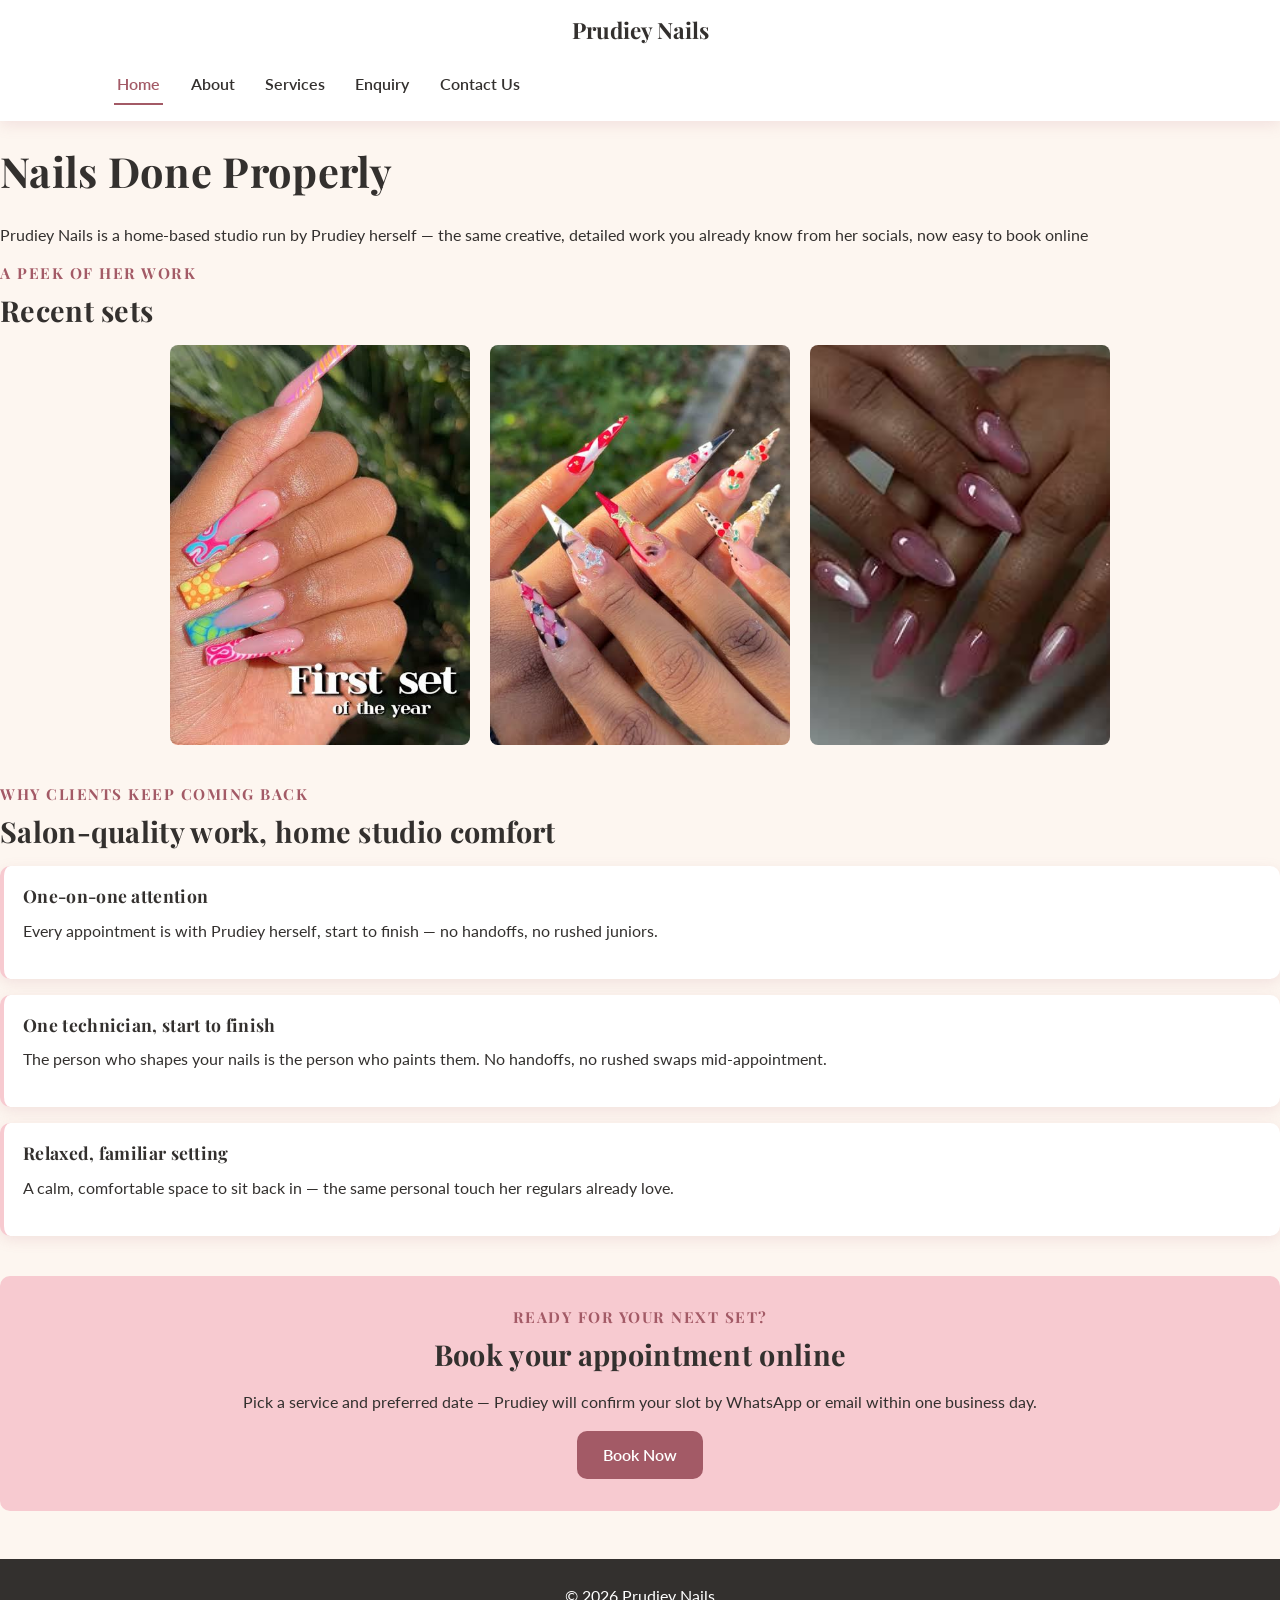
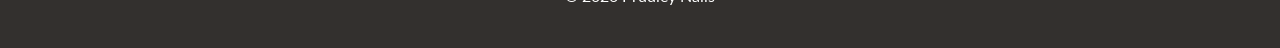
<file: index.html>
<!DOCTYPE html>
<html lang="en">
<head>
    <meta charset="UTF-8">
    <meta name="viewport" content="width=device-width, initial-scale=1.0">
    <title>Prudiey Nails | Home-Based Nail Studio in Bloemfontein</title>
    <meta name="description" content="Prudiey Nails is a home-based nail studio in Bloemfontein offering gel, acrylic and hand-painted nail art. Browse recent sets and book online.">
    <meta name="keywords" content="nail salon Bloemfontein, home nail studio, gel nails, acrylic nails, nail art, manicure, pedicure, Fichardt Park, Universitas, Prudiey Nails">
    <link rel="stylesheet" href="./css/style.css">
    <script type="application/ld+json">
    {
      "@context": "https://schema.org",
      "@type": "NailSalon",
      "name": "Prudiey Nails",
      "description": "Home-based nail studio in Bloemfontein offering gel, acrylic and hand-painted nail art.",
      "url": "https://sinovuyo-magongo.github.io/my-website/",
      "telephone": "+27715550182",
      "email": "hello@prudieynails.co.za",
      "address": {
        "@type": "PostalAddress",
        "addressLocality": "Bloemfontein",
        "addressRegion": "Free State",
        "addressCountry": "ZA"
      },
      "areaServed": ["Fichardt Park, Bloemfontein", "Universitas, Bloemfontein"],
      "openingHoursSpecification": [
        {
          "@type": "OpeningHoursSpecification",
          "dayOfWeek": ["Tuesday", "Wednesday", "Thursday", "Friday"],
          "opens": "09:00",
          "closes": "18:00"
        },
        {
          "@type": "OpeningHoursSpecification",
          "dayOfWeek": "Saturday",
          "opens": "08:00",
          "closes": "16:00"
        }
      ]
    }
    </script>
</head>
<body>
    <header>
        <p class="site-title">Prudiey Nails</p>
        <nav>
            <button id="menu-btn" aria-label="Toggle navigation menu" aria-expanded="false" aria-controls="nav-links">Menu</button>
            <div class="nav-links" id="nav-links">
            <a href="./index.html">Home</a>
            <a href="pages/about.html">About</a>
            <a href="pages/services.html">Services</a>
            <a href="pages/enquiry.html">Enquiry</a>
            <a href="pages/contact.html">Contact Us</a>
        </div>
        </nav>
    </header>

    <main>
        <section>
            <!--Welcome message-->
            <h1 class="hero-title">Nails Done Properly</h1>
            <p>Prudiey Nails is a home-based studio run by Prudiey herself — the same creative, 
                detailed work you already know from her socials, now easy to book online</p>

                 <!-- Recent Sets Header -->
            <div class="recent-sets-section">
                <h3>A peek of her work</h3>
                <h2>Recent sets</h2>
            <div class="image-gallery">
    <img loading="lazy" width="300" height="400" src="./images/pink-patterned-long-acrylic-nails.jpg" alt="Pink patterned long acrylic nails by Prudiey Nails in Bloemfontein">
    <img loading="lazy" width="300" height="400" src="./images/long-stiletto-nails-star-pattern.jpg" alt="Extremely long stiletto nails with star patterns, Prudiey Nails Bloemfontein">
    <img loading="lazy" width="300" height="400" src="./images/maroon-short-square-nails.jpg" alt="Dark maroon short square nails by Prudiey Nails">
</div>
            <!-- Value Propositions Section -->
            <div class="features-section">
                <h3>Why clients keep coming back</h3>
                <h2>Salon-quality work, home studio comfort</h2>

                <div class="feature-item">
                    <h4>One-on-one attention</h4>
                    <p>Every appointment is with Prudiey herself, start to finish &mdash; no handoffs, 
                        no rushed juniors.</p>
                </div>

                <div class="feature-item">
                    <h4>One technician, start to finish</h4>
                    <p>The person who shapes your nails is the person who paints them. No handoffs, 
                        no rushed swaps mid-appointment.</p>
                </div>

                <div class="feature-item">
                    <h4>Relaxed, familiar setting</h4>
                    <p>A calm, comfortable space to sit back in &mdash; the same personal touch her regulars already love.</p>
                </div>

                <!-- Booking CTA Block -->
            <div class="booking-cta-section">
                <h3>Ready for your next set?</h3>
                <h2>Book your appointment online</h2>
                <p>Pick a service and preferred date &mdash; Prudiey will confirm your slot by WhatsApp or email within one 
                    business day.</p>
                <a href="./pages/enquiry.html" class="cta-btn">Book Now</a>
            </div>

            </div>
            </div>
        </section>
    </main>

    <footer>
        <p>&copy; 2026 Prudiey Nails</p>
    </footer>
    <script src="./js/script.js"></script>
</body>
</html>
</file>
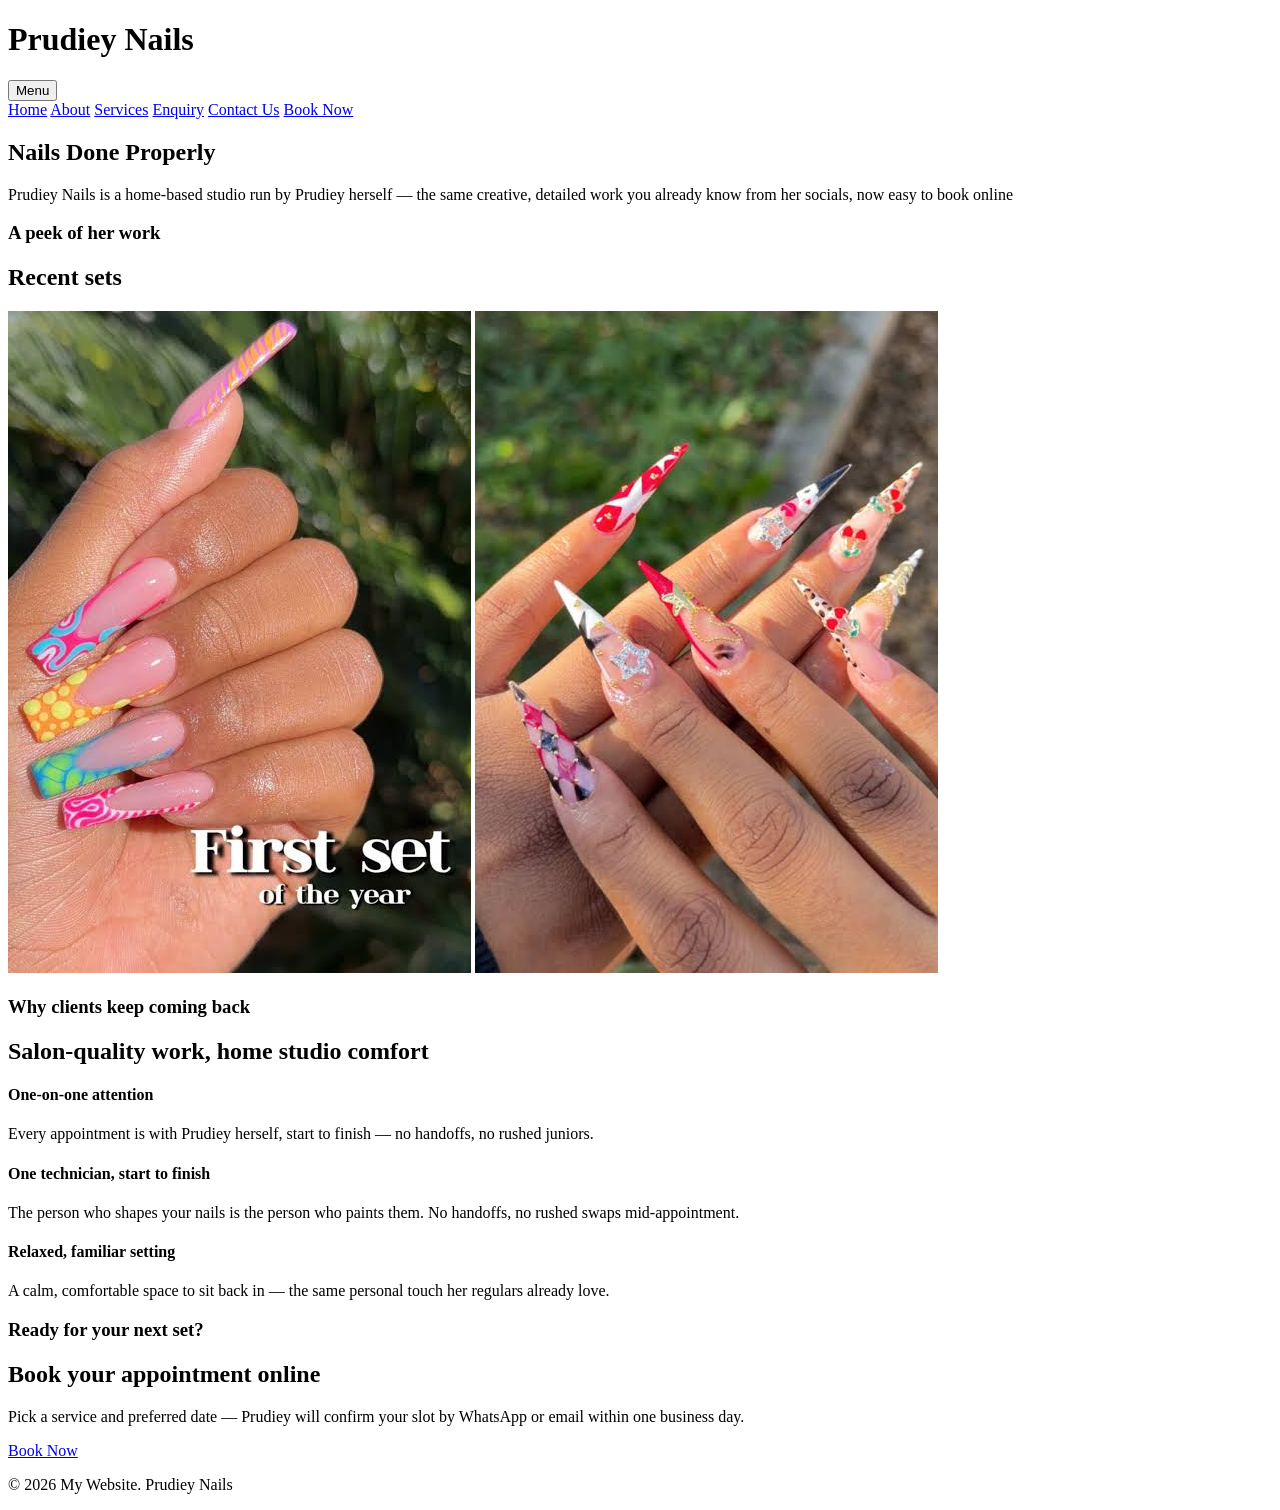
<file: pages/index.html>
<!DOCTYPE html>
<html lang="en">
<head>
    <meta charset="UTF-8">
    <meta name="viewport" content="width=device-width, initial-scale=1.0">
    <title> prudiey nails</title>
</head>
<body>
    <header>
        <h1>Prudiey Nails</h1>
        <nav>
            <button id="menu-btn">Menu</button>
            <div class="nav-links" id="nav-links">
            <a href="./index.html">Home</a>
            <a href="./about.html">About</a>
            <a href="#services">Services</a>
            <a href="#enquiry">Enquiry</a>
            <a href="#contact us">Contact Us</a>
            <a href="#book now">Book Now</a>
        </div>
        </nav>
    </header>

    <main>
        <section>
            <!--Welcome message-->
            <h1 class="hero-title">Nails Done Properly</h1>
            <p>Prudiey Nails is a home-based studio run by Prudiey herself — the same creative, 
                detailed work you already know from her socials, now easy to book online</p>

                 <!-- Recent Sets Header -->
            <div class="recent-sets-section">
                <h3>A peek of her work</h3>
                <h2>Recent sets</h2>
            <div class="image-gallery">
                <img src="/images/images (2).jpg" alt="Web developer working on code">
                <img src="/images/images.jpg " alt="Web developer working on code">
            </div>
            <!-- Value Propositions Section -->
            <div class="features-section">
                <h3>Why clients keep coming back</h3>
                <h2>Salon-quality work, home studio comfort</h2>

                <div class="feature-item">
                    <h4>One-on-one attention</h4>
                    <p>Every appointment is with Prudiey herself, start to finish &mdash; no handoffs, 
                        no rushed juniors.</p>
                </div>

                <div class="feature-item">
                    <h4>One technician, start to finish</h4>
                    <p>The person who shapes your nails is the person who paints them. No handoffs, 
                        no rushed swaps mid-appointment.</p>
                </div>

                <div class="feature-item">
                    <h4>Relaxed, familiar setting</h4>
                    <p>A calm, comfortable space to sit back in &mdash; the same personal touch her regulars already love.</p>
                </div>

                <!-- Booking CTA Block -->
            <div class="booking-cta-section">
                <h3>Ready for your next set?</h3>
                <h2>Book your appointment online</h2>
                <p>Pick a service and preferred date &mdash; Prudiey will confirm your slot by WhatsApp or email within one 
                    business day.</p>
                <a href="#enquiry" class="cta-btn">Book Now</a>
            </div>

            </div>
        </section>
    </main>

    <footer>
        <p>&copy; 2026 My Website. Prudiey Nails</p>
    </footer>
</body>
</html>
</file>
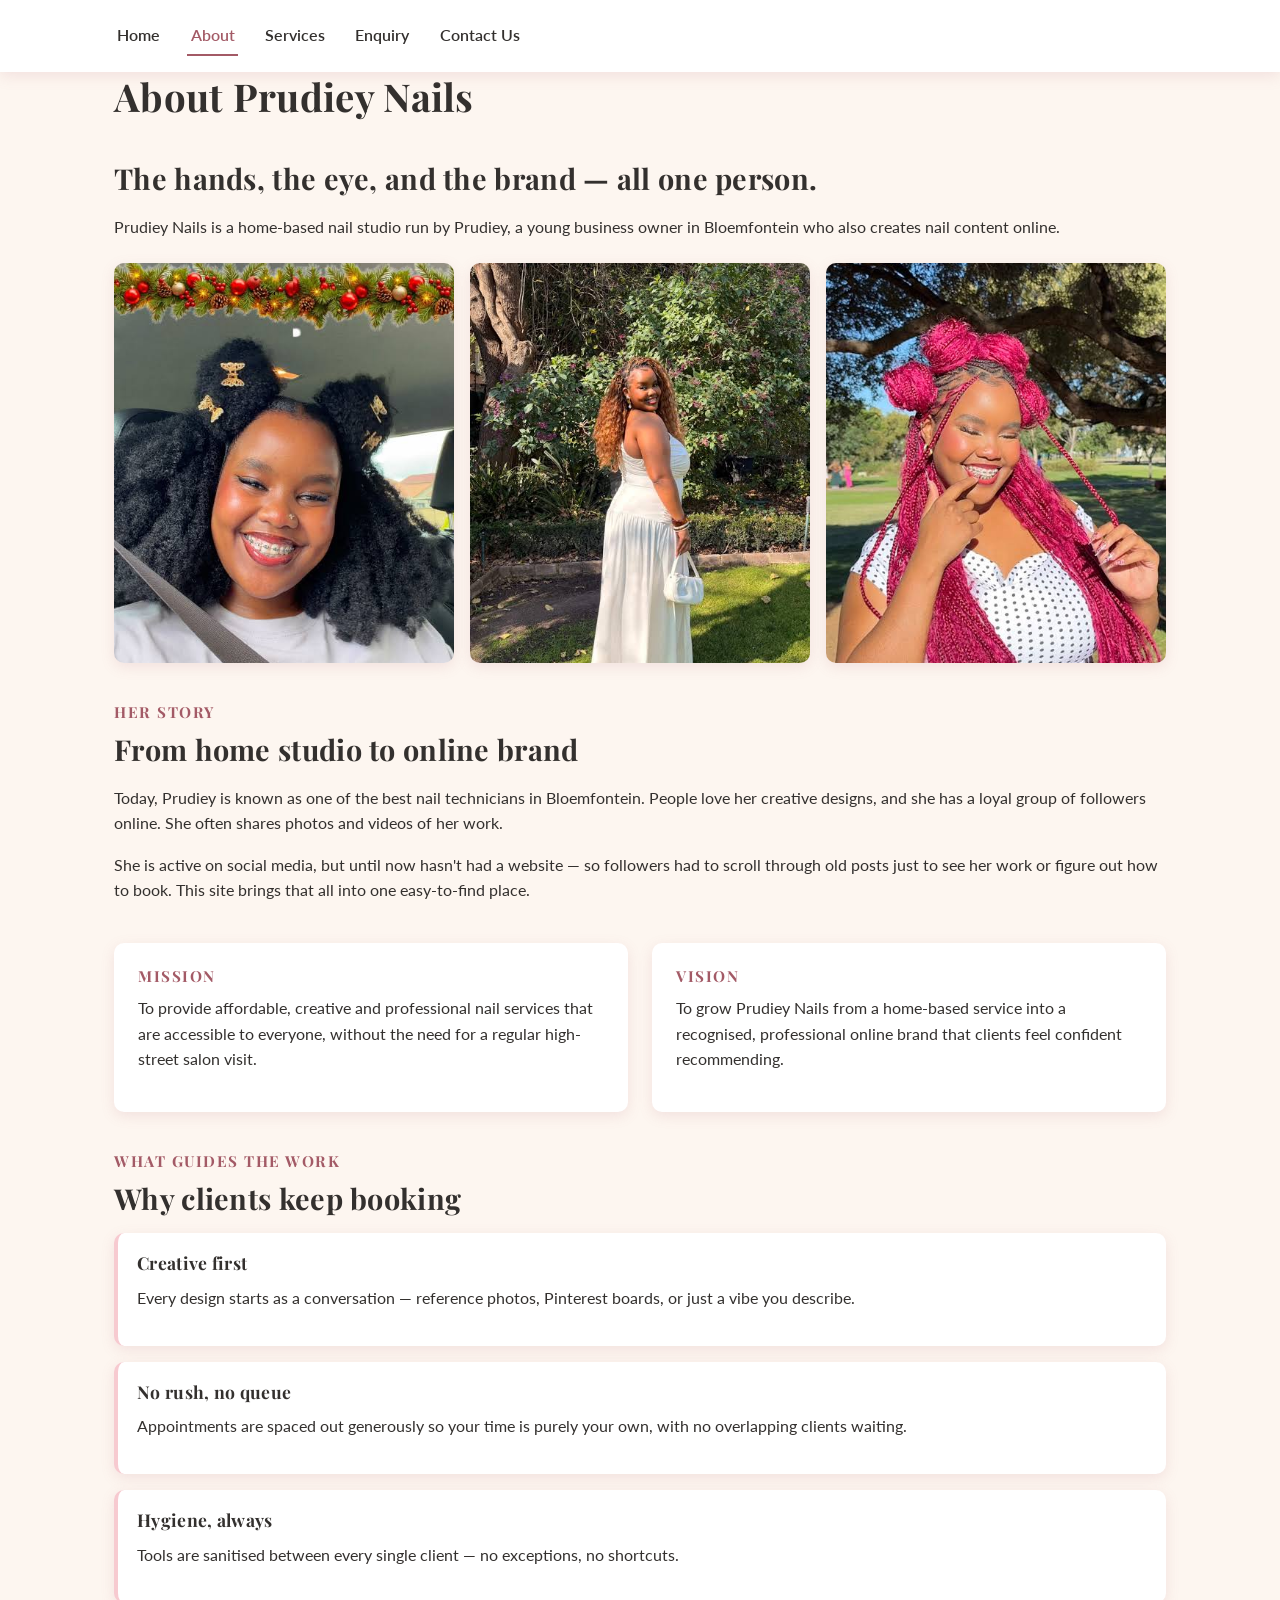
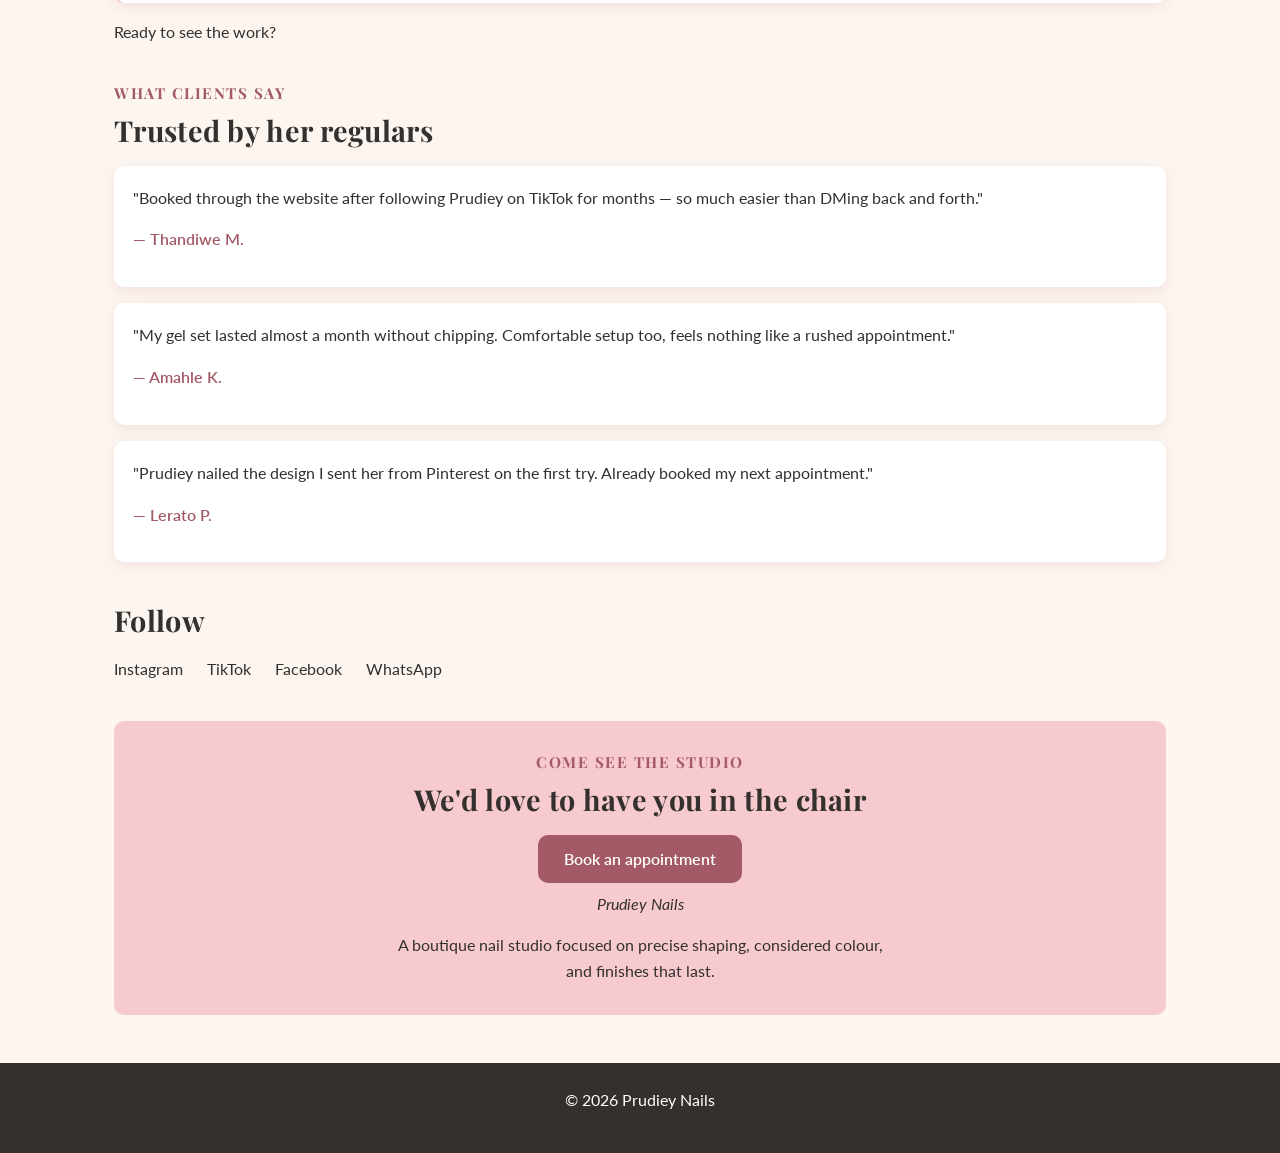
<file: pages/about.html>
<!DOCTYPE html>
<html lang="en">
<head>
    <meta charset="UTF-8">
    <meta name="viewport" content="width=device-width, initial-scale=1.0">
    <title>About Prudiey Nails | Bloemfontein Nail Technician</title>
    <meta name="description" content="Meet Prudiey, the Bloemfontein nail technician behind Prudiey Nails. Read her story, mission, values and what clients say about her creative nail work.">
    <meta name="keywords" content="about Prudiey Nails, Bloemfontein nail technician, home-based nail studio, nail technician reviews, nail art">
    <!-- Link to your existing style file (adjust path if your CSS is up one folder level) -->
    <link rel="stylesheet" href="../css/style.css"> 
</head>
<body>

    <header>
        <nav>
            <button id="menu-btn" aria-label="Toggle navigation menu" aria-expanded="false" aria-controls="nav-links">Menu</button>
            <div class="nav-links" id="nav-links">
                <a href="../index.html">Home</a>
                <a href="about.html">About</a>
                <a href="services.html">Services</a>
                <a href="enquiry.html">Enquiry</a>
                <a href="contact.html">Contact Us</a>
            </div>
        </nav>
    </header>

    <main class="container">
        <section>
            <h1>About Prudiey Nails</h1>
            <!-- Brand Introduction Header -->
            <div class="brand-intro">
                <h2>The hands, the eye, and the brand &mdash; all one person.</h2>
                <p class="intro-lead">Prudiey Nails is a home-based nail studio run by Prudiey, a young business owner 
                    in Bloemfontein who also creates nail content online.</p>
                <!-- Side-by-Side Images -->
            <!-- Three Side-by-Side Images -->
            <div class="three-image-gallery">
                <img loading="lazy" width="400" height="400" src="../images/prudiey-nails-portrait.jpg" alt="Close-up portrait of Prudiey, Bloemfontein nail technician">
                <img loading="lazy" width="400" height="400" src="../images/prudiey-full-length-portrait.jpg" alt="Full-length portrait of Prudiey in her outfit">
                <img loading="lazy" width="400" height="400" src="../images/prudiey-nail-art-closeup.jpg" alt="Close-up of Prudiey's nail art design">
            </div>

            <!-- Brand Story & History -->
            <div class="brand-story">
                <h3>Her story</h3>
                <h2>From home studio to online brand</h2>
                <p>Today, Prudiey is known as one of the best nail technicians in Bloemfontein. People love her creative designs, 
                    and she has a loyal group of followers online. She often shares photos and videos of her work.</p>
                <p>She is active on social media, but until now hasn't had a website &mdash; so followers had to scroll through 
                    old posts just to see her work or figure out how to book. This site brings that all into one easy-to-find place.</p>
            </div>

            <!-- Mission and Vision Statements -->
            <div class="mission-vision">
                <div class="statement-item">
                    <h3>Mission</h3>
                    <p>To provide affordable, creative and professional nail services that are accessible to everyone, without the 
                        need for a regular high-street salon visit.</p>
                </div>
                
                <div class="statement-item">
                    <h3>Vision</h3>
                    <p>To grow Prudiey Nails from a home-based service into a recognised, professional online brand that clients 
                        feel confident recommending.</p>
                </div>
            </div>

            <!-- Work Principles & Core Values -->
            <div class="brand-values">
                <h3>What guides the work</h3>
                <h2>Why clients keep booking</h2>

                <div class="value-item">
                    <h4>Creative first</h4>
                    <p>Every design starts as a conversation &mdash; reference photos, Pinterest boards, or just a vibe you describe.</p>
                </div>

                <div class="value-item">
                    <h4>No rush, no queue</h4>
                    <p> Appointments are spaced out generously so your time is purely your own, with no overlapping clients waiting.</p>
                </div>

                <div class="value-item">
                    <h4>Hygiene, always</h4>
                    <p>Tools are sanitised between every single client &mdash; no exceptions, no shortcuts.</p>
                </div>

                <!-- Footer Navigation Link -->
                <div class="gallery-redirect">
                    <p>Ready to see the work?</p>
                </div>
            </div>
            </div>
            <!-- Testimonials Section -->
            <div class="testimonials-section">
                <h3>What clients say</h3>
                <h2>Trusted by her regulars</h2>

                <div class="review-item">
                    <p class="review-text">"Booked through the website after following Prudiey on TikTok for months &mdash; so much 
                        easier than DMing back and forth."</p>
                    <p class="review-author">&mdash; Thandiwe M.</p>
                </div>

                <div class="review-item">
                    <p class="review-text">"My gel set lasted almost a month without chipping. Comfortable setup too, feels nothing 
                        like a rushed appointment."</p>
                    <p class="review-author">&mdash; Amahle K.</p>
                </div>

                <div class="review-item">
                    <p class="review-text">"Prudiey nailed the design I sent her from Pinterest on the first try. Already booked my 
                        next appointment."</p>
                    <p class="review-author">&mdash; Lerato P.</p>
                </div>
            </div>
            <!-- Social Media Follow Section -->
            <div class="follow-section">
                <h2>Follow</h2>
                <ul>
                    <li><a href="https://instagram.com" target="_blank" rel="noopener noreferrer">Instagram</a></li>
                    <li><a href="https://tiktok.com" target="_blank" rel="noopener noreferrer">TikTok</a></li>
                    <li><a href="https://facebook.com" target="_blank" rel="noopener noreferrer">Facebook</a></li>
                    <li><a href="https://whatsapp.com" target="_blank" rel="noopener noreferrer">WhatsApp</a></li>
                </ul>
            </div>

            <!-- Studio Invitation Banner -->
            <div class="studio-invite-section">
                <h3>Come see the studio</h3>
                <h2>We'd love to have you in the chair</h2>
                <a href="enquiry.html" class="inline-link">Book an appointment</a>
                <p class="brand-signature">Prudiey Nails</p>
                <p class="studio-description">A boutique nail studio focused on precise shaping, considered colour, and finishes that 
                    last.</p>
            </div>
        </section>
    </main>

    <footer>
        <p>&copy; 2026 Prudiey Nails</p>
    </footer>

    <script src="../js/script.js"></script>
</body>
</html> 
</file>
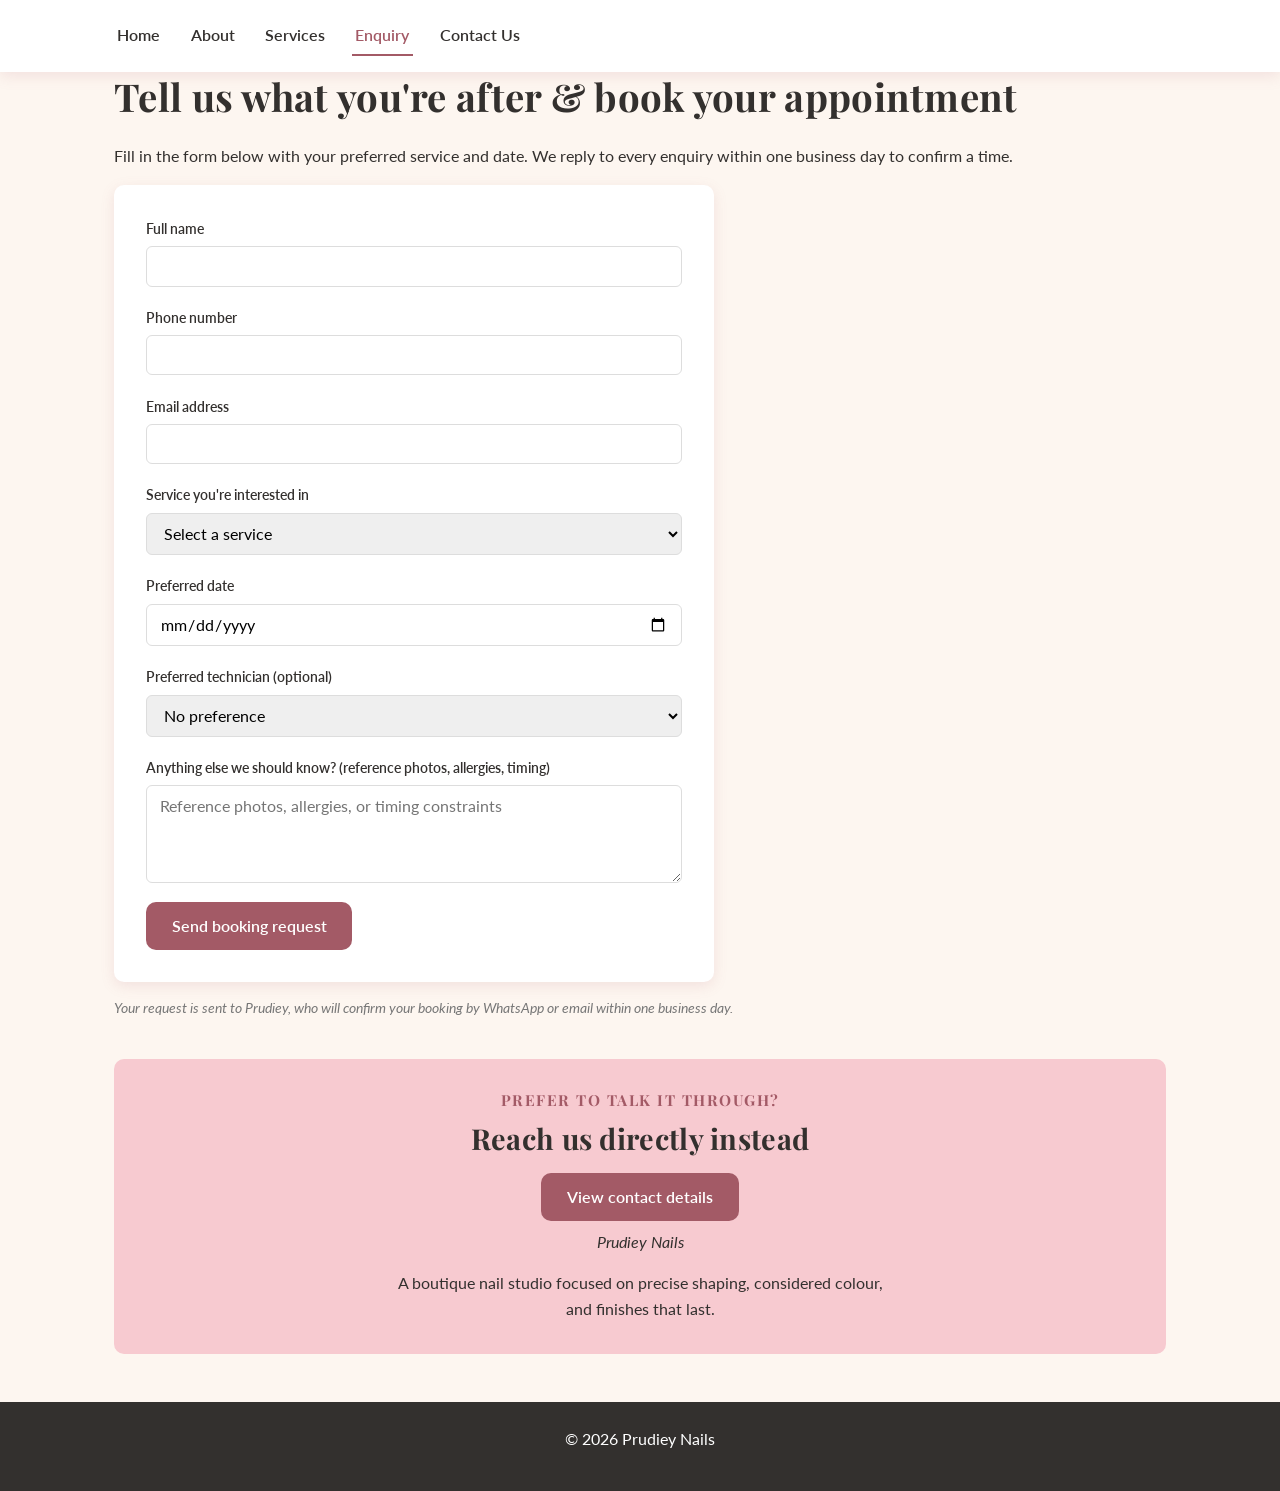
<file: pages/enquiry.html>
<!DOCTYPE html>
<html lang="en">
<head>
    <meta charset="UTF-8">
    <meta name="viewport" content="width=device-width, initial-scale=1.0">
    <title>Book a Nail Appointment in Bloemfontein | Prudiey Nails</title>
    <meta name="description" content="Request a nail appointment with Prudiey in Bloemfontein. Choose your service and date, and get the price and availability straight away.">
    <meta name="keywords" content="book nails Bloemfontein, nail appointment, nail booking, manicure booking, pedicure booking, Prudiey Nails">
    <link rel="stylesheet" href="../css/style.css">
</head>
<body>

    <header>
        <nav>
            <button id="menu-btn" aria-label="Toggle navigation menu" aria-expanded="false" aria-controls="nav-links">Menu</button>
            <div class="nav-links" id="nav-links">
                <a href="../index.html">Home</a>
                <a href="about.html">About</a>
                <a href="services.html">Services</a>
                <a href="enquiry.html">Enquiry</a>
                <a href="contact.html">Contact Us</a>
            </div>
        </nav>
    </header>

    <main class="container">
        <section class="enquiry-wrapper">
            <h1>Tell us what you're after &amp; book your appointment</h1>
            <p class="form-intro">Fill in the form below with your preferred service and date. We reply to every enquiry
                 within one business day to confirm a time.</p>

            <!-- Booking Enquiry Form -->
<form class="enquiry-form" id="booking-form" action="https://formspree.io/f/xoeenkgk" method="POST">
    <div class="form-group">
        <label for="full-name">Full name</label>
        <input type="text" id="full-name" name="name" required>
    </div>

    <div class="form-group">
        <label for="phone">Phone number</label>
        <input type="tel" id="phone" name="phone" required>
    </div>

    <div class="form-group">
        <label for="email">Email address</label>
        <input type="email" id="email" name="email" required>
    </div>

    <div class="form-group">
        <label for="service">Service you're interested in</label>
        <select id="service" name="service" required>
            <option value="" disabled selected>Select a service</option>
            <option value="classic-mani">Classic manicure (R220)</option>
            <option value="gel-mani">Gel manicure (R320)</option>
            <option value="acrylic-set">Acrylic full set (R480)</option>
            <option value="acrylic-infill">Acrylic infill (R280)</option>
            <option value="classic-pedi">Classic pedicure (R280)</option>
            <option value="spa-pedi">Spa pedicure (R380)</option>
            <option value="gel-pedi">Gel pedicure (R420)</option>
            <option value="accent-nail">Simple accent nail (from R40)</option>
            <option value="full-set-art">Hand-painted full set art (from R150)</option>
            <option value="removal">Gel or acrylic removal (R120)</option>
        </select>
    </div>

    <div class="form-group">
        <label for="date">Preferred date</label>
        <input type="date" id="date" name="date" required>
    </div>

    <div class="form-group">
        <label for="technician">Preferred technician (optional)</label>
        <select id="technician" name="technician">
            <option value="none">No preference</option>
            <option value="prudiey">Prudiey</option>
        </select>
    </div>

    <div class="form-group">
        <label for="notes">Anything else we should know? (reference photos, allergies, timing)</label>
        <textarea id="notes" name="notes" rows="4" placeholder="Reference photos, allergies, or timing constraints"></textarea>
    </div>

    <button type="submit" class="submit-btn">Send booking request</button>
</form>
            <div id="booking-response" class="booking-response" hidden aria-live="polite"></div>

            <p class="form-notice">Your request is sent to Prudiey, who will confirm your booking by WhatsApp or email within one business day.</p>

            <!-- Bottom Reach Us Block -->
            <div class="direct-contact-section">
                <h3>Prefer to talk it through?</h3>
                <h2>Reach us directly instead</h2>
                <a href="contact.html" class="contact-link">View contact details</a>
                <p class="brand-signature">Prudiey Nails</p>
                <p class="studio-description">A boutique nail studio focused on precise shaping, considered colour, 
                    and finishes that last.</p>
            </div>
        </section>
    </main>
    <footer>
        <p>&copy; 2026 Prudiey Nails</p>
    </footer>

    <script src="../js/script.js"></script>
</body>
</html>
</file>
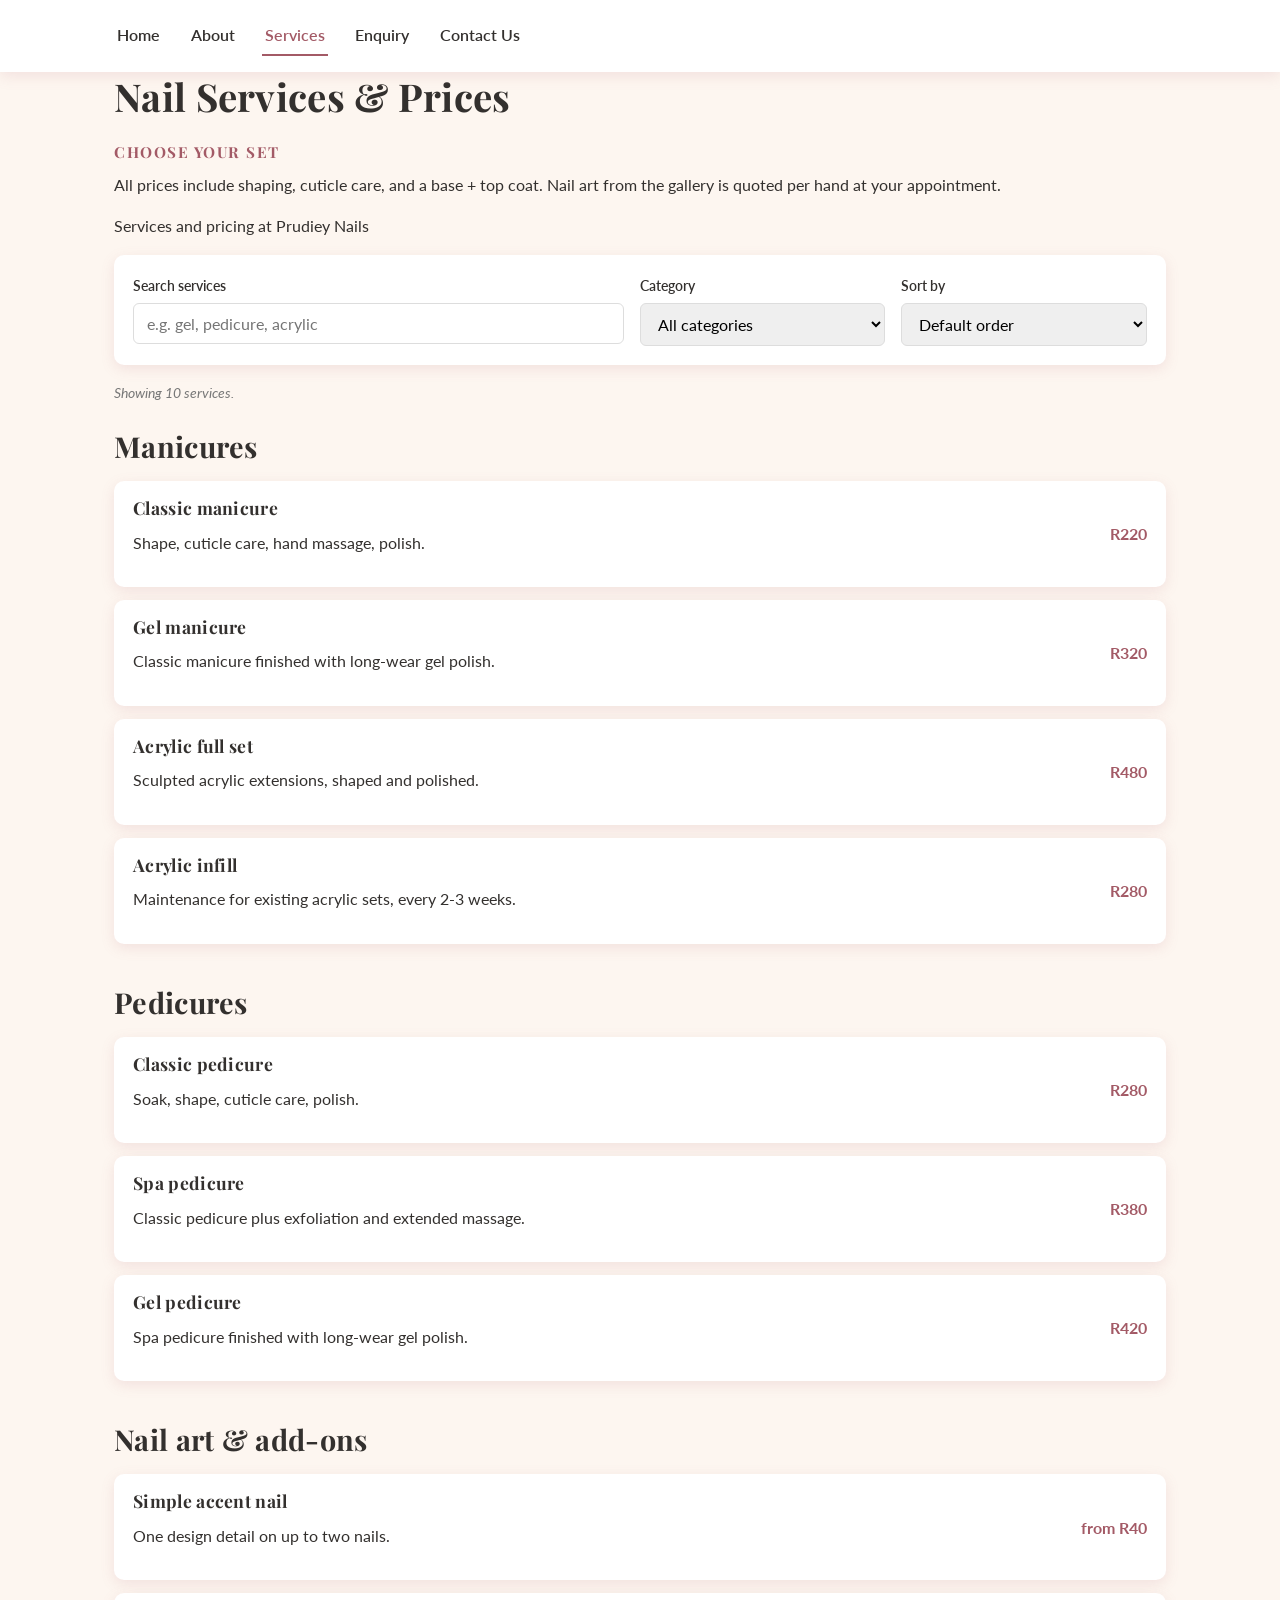
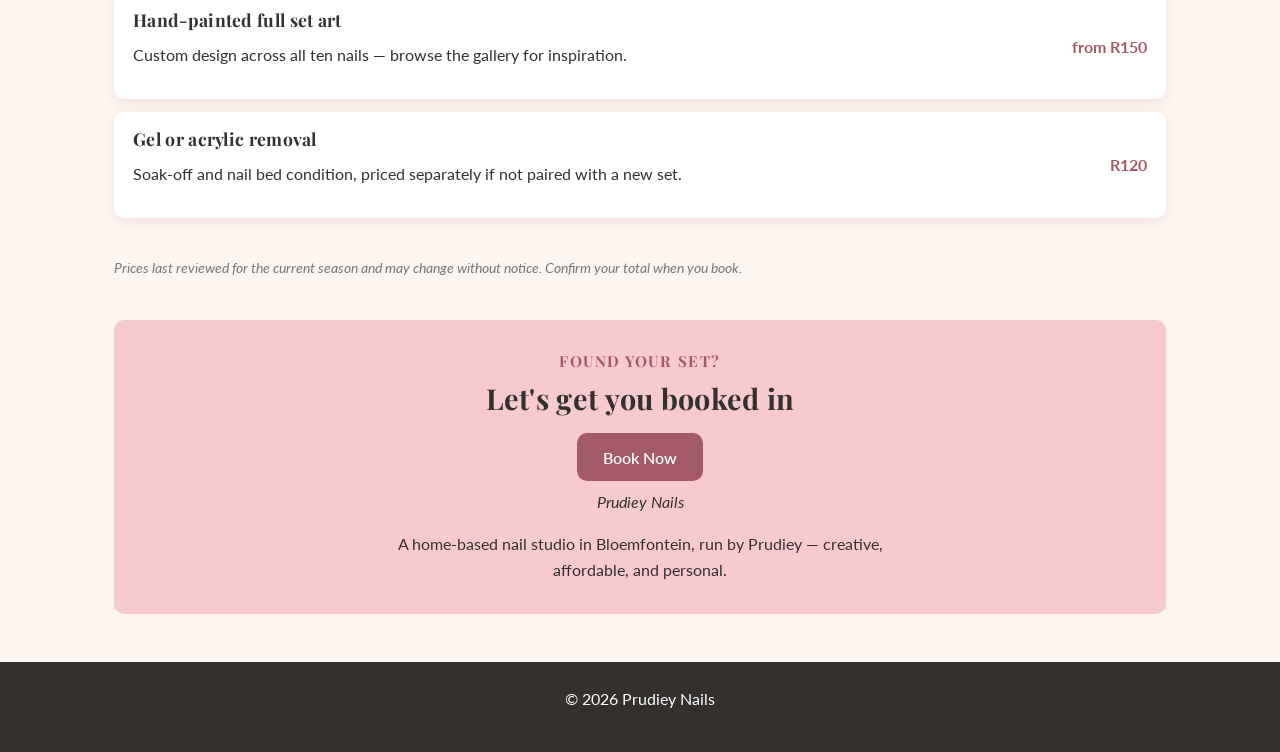
<file: pages/services.html>
<!DOCTYPE html> 
<html lang="en">
<head>
    <meta charset="UTF-8">
    <meta name="viewport" content="width=device-width, initial-scale=1.0">
    <title>Nail Services &amp; Prices in Bloemfontein | Prudiey Nails</title>
    <meta name="description" content="See Prudiey Nails prices: classic and gel manicures from R220, acrylic sets, pedicures and nail art in Bloemfontein. Search by service and book online.">
    <meta name="keywords" content="nail prices Bloemfontein, gel manicure, acrylic full set, spa pedicure, nail art, acrylic infill, nail services">
    <link rel="stylesheet" href="../css/style.css">
</head>
<body>

    <header>
        <nav>
            <button id="menu-btn" aria-label="Toggle navigation menu" aria-expanded="false" aria-controls="nav-links">Menu</button>
            <div class="nav-links" id="nav-links">
                <a href="../index.html">Home</a>
                <a href="about.html">About</a>
                <a href="services.html">Services</a>
                <a href="enquiry.html">Enquiry</a>
                <a href="contact.html">Contact Us</a>
            </div>
        </nav>
    </header>

    <main class="container">
        <section class="services-wrapper">
            <h1>Nail Services &amp; Prices</h1>
            <h3>Choose your set</h3>
            <p class="services-intro">All prices include shaping, cuticle care, and a base + top coat. 
                Nail art from the gallery is quoted per hand at your appointment.</p>
            <p class="services-sub-intro">Services and pricing at Prudiey Nails</p>

            <div id="services-list"></div>

            <!-- Pricing Notice Row -->
            <p class="pricing-notice">Prices last reviewed for the current season and may change without notice. 
                Confirm your total when you book.</p>

            <!-- Bottom Booking CTA Block -->
            <div class="booking-cta-section">
                <h3>Found your set?</h3>
                <h2>Let's get you booked in</h2>
                <a href="enquiry.html" class="cta-link">Book Now</a>
                <p class="brand-signature">Prudiey Nails</p>
                <p class="studio-description">A home-based nail studio in Bloemfontein, run by Prudiey &mdash; 
                    creative, affordable, and personal.</p>
            </div>
        </section>
    </main>
    <footer>
        <p>&copy; 2026 Prudiey Nails</p>
    </footer>

    <script src="../js/script.js"></script>
</body>
</html>
</file>
<file: css/style.css>
@import url('https://fonts.googleapis.com/css2?family=Lato:wght@400;700&family=Playfair+Display:wght@700&display=swap');
/* ============================================================
   PRUDIEY NAILS — MAIN STYLESHEET
   Colour scheme: blush pink, rose gold, cream/white, charcoal
   ============================================================ */

/* ---------- CSS Reset ---------- */
*, *::before, *::after {
  box-sizing: border-box;
  margin: 0;
  padding: 0;
}

img { max-width: 100%; display: block; }
a { text-decoration: none; color: inherit; }
ul { list-style: none; }
button { font: inherit; cursor: pointer; border: none; }

/* ---------- Base / Root Variables ---------- */
:root {
  --blush-pink: #f7cad0;
  --rose-gold: #a35a66;
  --cream: #fdf6f0;
  --charcoal: #33302e;
  --white: #ffffff;

  --font-heading: 'Playfair Display', Georgia, serif;
  --font-body: 'Lato', 'Open Sans', Arial, sans-serif;

  --radius: 10px;
  --shadow-soft: 0 4px 14px rgba(183, 110, 121, 0.15);
}

body {
  font-family: var(--font-body);
  font-size: 1rem;
  line-height: 1.6;
  color: var(--charcoal);
  background-color: var(--cream);
}

h1, h2, h3, h4 {
  font-family: var(--font-heading);
  font-weight: 700;
  line-height: 1.25;
  color: var(--charcoal);
  letter-spacing: 0.3px;
  margin-bottom: 0.6em;
}

h1 { font-size: 2.4rem; }
h2 { font-size: 1.8rem; }
h3 { color: var(--rose-gold); text-transform: uppercase; letter-spacing: 1.5px; font-size: 0.95rem; }
h4 { font-size: 1.1rem; }

p { margin-bottom: 1em; }

.container {
  width: 100%;
  max-width: 1100px;
  margin: 0 auto;
  padding: 0 1.5rem;
}

/* ---------- Header / Nav ---------- */
header {
  background-color: var(--white);
  box-shadow: var(--shadow-soft);
  position: sticky;
  top: 0;
  z-index: 100;
}

nav {
  display: flex;
  align-items: center;
  justify-content: space-between;
  padding: 1rem 1.5rem;
  max-width: 1100px;
  margin: 0 auto;
}

#menu-btn {
  display: none;
  background-color: var(--rose-gold);
  color: var(--white);
  padding: 0.5rem 1rem;
  border-radius: var(--radius);
}

#menu-btn:hover,
#menu-btn:focus { background-color: var(--charcoal); }

.nav-links {
  display: flex;
  gap: 1.5rem;
  flex-wrap: wrap;
}

.nav-links a {
  font-weight: 600;
  padding: 0.4rem 0.2rem;
  border-bottom: 2px solid transparent;
  transition: border-color 0.2s ease, color 0.2s ease;
}

.nav-links a:hover,
.nav-links a:focus,
.nav-links a[aria-current="page"] {
  color: var(--rose-gold);
  border-bottom-color: var(--rose-gold);
}

/* ---------- Buttons / CTAs ---------- */
.cta-btn, .cta-link, .inline-link, .contact-link, .submit-btn {
  display: inline-block;
  background-color: var(--rose-gold);
  color: var(--white);
  padding: 0.7rem 1.6rem;
  border-radius: var(--radius);
  font-weight: 600;
  transition: background-color 0.2s ease, transform 0.15s ease;
}

.cta-btn:hover, .cta-link:hover, .inline-link:hover,
.contact-link:hover, .submit-btn:hover {
  background-color: var(--charcoal);
  transform: translateY(-2px);
}

.cta-btn:active, .cta-link:active, .submit-btn:active { transform: translateY(0); }

/* ---------- Hero (index.html) ---------- */
.hero-title {
  font-size: 2.6rem;
  margin-top: 1.5rem;
}

/* ---------- Image Galleries (grid layout) ---------- */
.three-image-gallery {
  display: grid;
  grid-template-columns: repeat(3, 1fr);
  gap: 1rem;
  margin: 1.5rem 0;
}

.three-image-gallery img {
  border-radius: var(--radius);
  box-shadow: var(--shadow-soft);
  object-fit: cover;
  aspect-ratio: 1 / 1;
}

/* ---------- Feature / Value sections (flexbox) ---------- */
.features-section,
.brand-values {
  margin: 2.5rem 0;
}

.feature-item,
.value-item {
  background-color: var(--white);
  border-left: 4px solid var(--blush-pink);
  padding: 1.2rem;
  border-radius: var(--radius);
  margin-bottom: 1rem;
  box-shadow: var(--shadow-soft);
}

/* ---------- Booking / Studio invite banners ---------- */
.booking-cta-section,
.studio-invite-section,
.direct-contact-section {
  background-color: var(--blush-pink);
  padding: 2rem;
  border-radius: var(--radius);
  text-align: center;
  margin: 2.5rem 0;
}

.brand-signature { font-style: italic; margin-top: 0.5rem; }
.studio-description { max-width: 500px; margin: 0.5rem auto 0; }

/* ---------- About page sections ---------- */
.brand-intro, .brand-story, .mission-vision, .testimonials-section, .follow-section {
  margin: 2.5rem 0;
}

.mission-vision {
  display: grid;
  grid-template-columns: repeat(2, 1fr);
  gap: 1.5rem;
}

.statement-item {
  background-color: var(--white);
  padding: 1.5rem;
  border-radius: var(--radius);
  box-shadow: var(--shadow-soft);
}

.review-item {
  background-color: var(--white);
  padding: 1.2rem;
  border-radius: var(--radius);
  margin-bottom: 1rem;
  box-shadow: var(--shadow-soft);
}

.review-author { color: var(--rose-gold); font-weight: 600; margin-top: 0.5rem; }

.follow-section ul {
  display: flex;
  gap: 1.5rem;
  flex-wrap: wrap;
}

.follow-section a:hover { color: var(--rose-gold); }

/* ---------- Services page ---------- */
.service-category { margin-bottom: 2.5rem; }

.service-item {
  display: flex;
  justify-content: space-between;
  align-items: center;
  background-color: var(--white);
  padding: 1rem 1.2rem;
  border-radius: var(--radius);
  box-shadow: var(--shadow-soft);
  margin-bottom: 0.8rem;
  transition: transform 0.15s ease;
}

.service-item:hover { transform: translateX(4px); }

.price {
  font-weight: 700;
  color: var(--rose-gold);
  white-space: nowrap;
  margin-left: 1rem;
}

.pricing-notice {
  font-size: 0.85rem;
  color: #777;
  font-style: italic;
}

/* ---------- Contact page ---------- */
.contact-details {
  display: grid;
  grid-template-columns: repeat(3, 1fr);
  gap: 1.2rem;
  margin: 1.5rem 0 2.5rem;
}

.info-block {
  background-color: var(--white);
  padding: 1.2rem;
  border-radius: var(--radius);
  box-shadow: var(--shadow-soft);
}

.map-label { font-weight: 600; color: var(--rose-gold); }

/* ---------- Forms (enquiry + contact quick form) ---------- */
.enquiry-form,
.quick-form {
  background-color: var(--white);
  padding: 2rem;
  border-radius: var(--radius);
  box-shadow: var(--shadow-soft);
  max-width: 600px;
}

.form-group {
  margin-bottom: 1.2rem;
  display: flex;
  flex-direction: column;
  gap: 0.4rem;
}

.form-group label { font-weight: 600; font-size: 0.9rem; }

.form-group input,
.form-group select,
.form-group textarea {
  padding: 0.6rem 0.8rem;
  border: 1px solid #ddd;
  border-radius: 6px;
  font-family: var(--font-body);
  font-size: 1rem;
  transition: border-color 0.2s ease;
}

.form-group input:focus,
.form-group select:focus,
.form-group textarea:focus {
  outline: none;
  border-color: var(--rose-gold);
}

.form-notice {
  font-size: 0.85rem;
  color: #777;
  font-style: italic;
  margin-top: 1rem;
}

/* ---------- Footer ---------- */
footer {
  background-color: var(--charcoal);
  color: var(--white);
  text-align: center;
  padding: 1.5rem;
  margin-top: 3rem;
}
/* ---------- Form validation messages ---------- */
.field-error {
  margin: 0;
  font-size: 0.85rem;
  font-weight: 600;
  color: #b3261e;
}

.form-group input[aria-invalid="true"],
.form-group select[aria-invalid="true"],
.form-group textarea[aria-invalid="true"] {
  border-color: #b3261e;
}
/* ---------- Button while a form is sending ---------- */
.submit-btn:disabled {
  opacity: 0.6;
  cursor: not-allowed;
  transform: none;
}
/* ---------- Services search, filter and sort ---------- */
.service-controls {
  display: grid;
  grid-template-columns: 2fr 1fr 1fr;
  gap: 1rem;
  background-color: var(--white);
  padding: 1.2rem;
  border-radius: var(--radius);
  box-shadow: var(--shadow-soft);
  margin-bottom: 1rem;
}

.service-controls .form-group { margin-bottom: 0; }

.service-status {
  font-size: 0.9rem;
  font-style: italic;
  color: #777;
  margin-bottom: 1.5rem;
}

/* display:flex on .service-item would otherwise override the hidden attribute */
.service-item[hidden],
.service-category[hidden] { display: none; }

/* ============================================================
   RESPONSIVE BREAKPOINTS
   Desktop-first: styles above apply to desktop by default.
   ============================================================ */

/* force the image gallery grid to all neatly */
.image-gallery {
  display: flex;
  gap: 20px;
  justify-content: center;
  align-items: center;
  flex-wrap: wrap; /*allowes images to stack neatyly on smaller mobile screens*/
}

/*forces all images/pictures to be the exact same size and crop cleanly*/
.image-gallery img,
.image-gallery picture img {
  width: 100%;
  max-width: 300px;  /*sets a uniform maximum width for each card*/
  height: 400px; /* forces them all to be the exact same heaight */
  object-fit: cover; /* magic tricks the images perfectly without stretching them*/
  border-radius: 8px; /* Optional: gives them a nice clean rounded corner */
}

.booking-response {
  background-color: var(--white);
  border-left: 4px solid var(--rose-gold);
  border-radius: var(--radius);
  padding: 1.2rem;
  margin-top: 1rem;
  box-shadow: var(--shadow-soft);
}

.booking-response p {
  margin-bottom: 0.5rem;
}

.booking-response p:last-child {
  margin-bottom: 0;
}

.site-title { font-family: var(--font-heading); font-weight: 700; font-size: 1.4rem; text-align: center; padding-top: 0.8rem; margin-bottom: 0; }
.info-block h2 { font-family: var(--font-heading); font-size: 1.1rem; margin-bottom: 0.4em; }

/* ---------- Gallery lightbox ---------- */
.image-gallery img,
.three-image-gallery img { cursor: zoom-in; }

.lightbox {
  position: fixed;
  inset: 0;
  display: flex;
  align-items: center;
  justify-content: center;
  padding: 1.5rem;
  background-color: rgba(51, 48, 46, 0.9);
  z-index: 200;
  animation: lightbox-fade 0.25s ease;
}

/* display:flex above would otherwise override the hidden attribute */
.lightbox[hidden] { display: none; }

.lightbox img {
  max-width: 100%;
  max-height: 90vh;
  width: auto;
  height: auto;
  border-radius: var(--radius);
  box-shadow: var(--shadow-soft);
}

.lightbox-close {
  position: absolute;
  top: 1rem;
  right: 1.2rem;
  width: 2.5rem;
  height: 2.5rem;
  font-size: 1.6rem;
  line-height: 1;
  color: var(--white);
  background-color: var(--rose-gold);
  border-radius: 50%;
  transition: background-color 0.2s ease;
}

.lightbox-close:hover,
.lightbox-close:focus { background-color: var(--charcoal); }

@keyframes lightbox-fade {
  from { opacity: 0; }
  to   { opacity: 1; }
}
/* ---------- Interactive service-area map ---------- */
.service-map {
  position: relative;
  z-index: 0; /* keeps the map's layers underneath the sticky header */
  width: 100%;
  height: 400px;
  margin-bottom: 1.5rem;
  border-radius: var(--radius);
  box-shadow: var(--shadow-soft);
}

.service-map[hidden] { display: none; }

.map-controls {
  display: flex;
  flex-wrap: wrap;
  gap: 0.6rem;
  margin: 1rem 0;
}

/* ---------- Service details modal ---------- */
.service-item { cursor: pointer; }

.service-item:focus-visible {
  outline: 2px solid var(--rose-gold);
  outline-offset: 2px;
}

.service-modal {
  position: fixed;
  inset: 0;
  display: flex;
  align-items: center;
  justify-content: center;
  padding: 1.5rem;
  background-color: rgba(51, 48, 46, 0.6);
  z-index: 200;
  animation: lightbox-fade 0.25s ease;
}

/* display:flex would otherwise override the hidden attribute */
.service-modal[hidden] { display: none; }

.service-modal-box {
  position: relative;
  width: 100%;
  max-width: 440px;
  padding: 2rem;
  background-color: var(--cream);
  border-radius: var(--radius);
  box-shadow: var(--shadow-soft);
  text-align: center;
  animation: modal-rise 0.3s ease;
}

.modal-price {
  font-size: 1.3rem;
  font-weight: 700;
  color: var(--rose-gold);
}

@keyframes modal-rise {
  from { opacity: 0; transform: translateY(20px); }
  to   { opacity: 1; transform: translateY(0); }
}

/* ---------- Google Maps embeds ---------- */
.map-container { margin-bottom: 1.5rem; }

.map-container .map-label { display: block; margin-bottom: 0.4rem; }

.map-container iframe {
  width: 100%;
  max-width: 100%;
  border-radius: var(--radius);
}

/* ============================================================
   RESPONSIVE BREAKPOINTS (must stay at the bottom of the file)
   ============================================================ */

/* Tablet: 768px and below */
@media (max-width: 768px) {
  #menu-btn { display: block; }

  nav { flex-wrap: wrap; }

  .nav-links {
    display: none;
    flex-direction: column;
    width: 100%;
    gap: 0.5rem;
    padding-top: 1rem;
  }

  .nav-links.open { display: flex; }

  .contact-details,
  .three-image-gallery { grid-template-columns: repeat(2, 1fr); }

  .mission-vision { grid-template-columns: 1fr; }

  iframe { width: 100%; height: 300px; }
  .service-controls { grid-template-columns: 1fr; }
}

/* Mobile: 480px and below */
@media (max-width: 480px) {
  h1, .hero-title { font-size: 1.8rem; }
  h2 { font-size: 1.4rem; }

  .contact-details,
  .three-image-gallery { grid-template-columns: 1fr; }

  .service-item {
    flex-direction: column;
    align-items: flex-start;
    gap: 0.4rem;
  }
  .price { margin-left: 0; }

  .enquiry-form,
  .quick-form,
  .booking-cta-section,
  .studio-invite-section,
  .direct-contact-section { padding: 1.2rem; }
  .service-map { height: 300px; }
}
</file>
